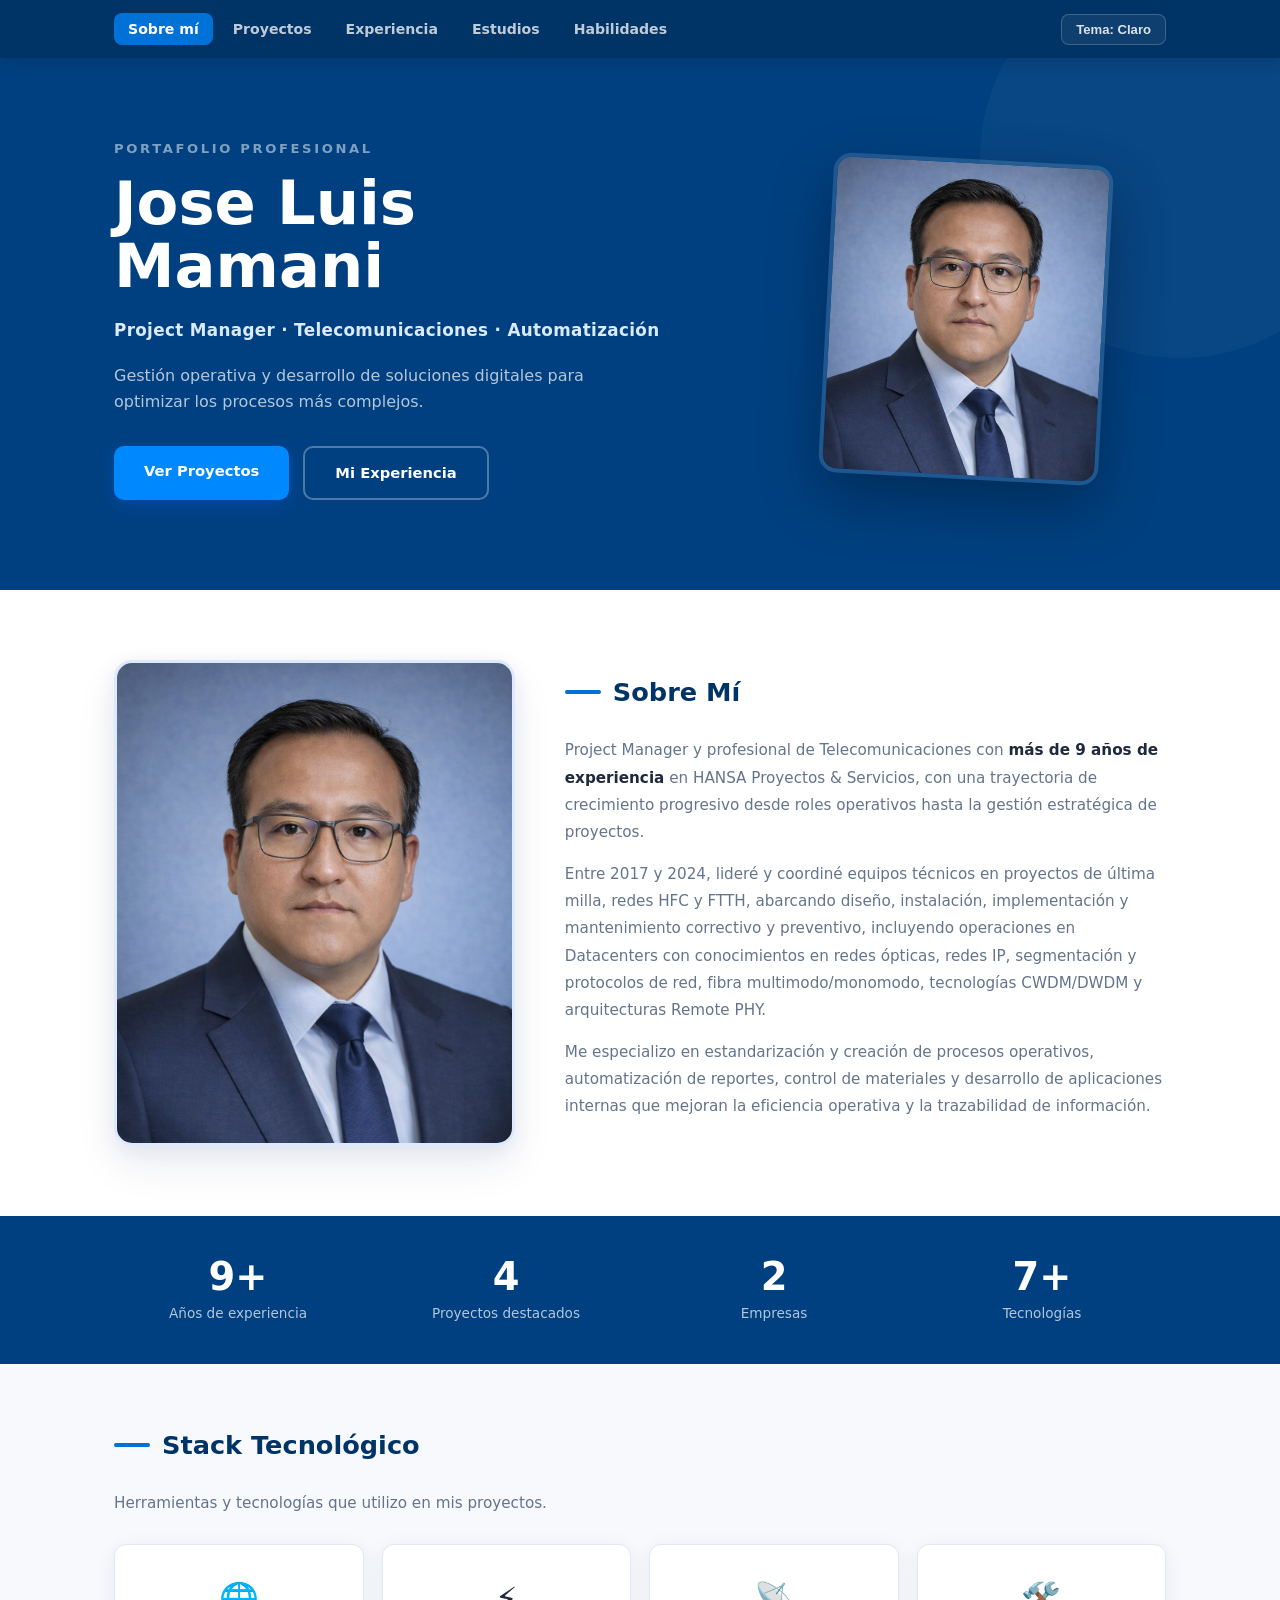
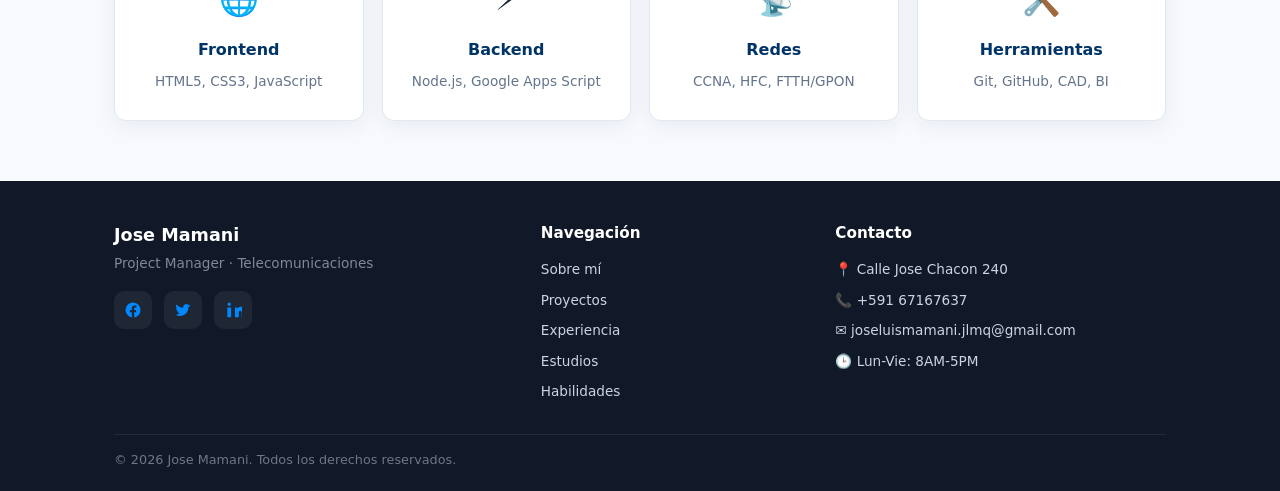
<file: index.html>
<!DOCTYPE html>
<html lang="es">
<head>
  <meta charset="UTF-8" />
  <meta name="viewport" content="width=device-width, initial-scale=1.0" />
  <title>Jose Mamani | Portafolio</title>
  <link rel="stylesheet" href="style.css" />
</head>
<body>

<header class="topbar">
  <nav class="nav container">
    <ul class="menu">
      <li><a class="active" href="index.html">Sobre mí</a></li>
      <li><a href="proyectos.html">Proyectos</a></li>
      <li><a href="experiencia.html">Experiencia</a></li>
      <li><a href="estudios.html">Estudios</a></li>
      <li><a href="habilidades.html">Habilidades</a></li>
      <li class="menu-right">
        <button id="btn-tema" class="btn-tema" type="button">Tema: Claro</button>
      </li>
    </ul>
  </nav>
</header>

<main>
  <section class="hero" id="inicio">
    <div class="container hero-grid">
      <div class="hero-content">
        <p class="hero-tag">Portafolio profesional</p>
        <h1 class="hero-title">Jose Luis<br>Mamani</h1>
        <h2 class="hero-subtitle">Project Manager · Telecomunicaciones · Automatización</h2>
        <p class="hero-text">
          Gestión operativa y desarrollo de soluciones digitales para optimizar los procesos más complejos.
        </p>
        <div class="hero-buttons">
          <a href="proyectos.html" class="btn-primary">Ver Proyectos</a>
          <a href="experiencia.html" class="btn-outline">Mi Experiencia</a>
        </div>
      </div>
      <div class="hero-photo-wrapper">
        <div class="hero-photo-card">
          <img src="foto-perfil.png" alt="Jose Mamani - Project Manager" class="hero-img" />
        </div>
      </div>
    </div>
  </section>

  <section class="section-about" id="sobre-mi">
    <div class="container about-grid">
      <div class="about-img-col">
        <div class="about-img-frame">
          <img src="foto-perfil.png" alt="Jose Mamani" class="about-img" />
        </div>
      </div>
      <div class="about-text-col">
        <h2 class="section-heading"><span class="accent-line"></span>Sobre Mí</h2>
        <p>
          Project Manager y profesional de Telecomunicaciones con
          <strong>más de 9 años de experiencia</strong> en HANSA Proyectos & Servicios, con una trayectoria de crecimiento progresivo desde roles operativos hasta la gestión estratégica de proyectos.
        </p>
        <p>
          Entre 2017 y 2024, lideré y coordiné equipos técnicos en proyectos de última milla, redes HFC y FTTH, abarcando diseño, instalación, implementación y mantenimiento correctivo y preventivo, incluyendo operaciones en Datacenters con conocimientos en redes ópticas, redes IP, segmentación y protocolos de red, fibra multimodo/monomodo, tecnologías CWDM/DWDM y arquitecturas Remote PHY.
        </p>
        <p>
          Me especializo en estandarización y creación de procesos operativos,
          automatización de reportes, control de materiales y desarrollo de aplicaciones
          internas que mejoran la eficiencia operativa y la trazabilidad de información.
        </p>
      </div>
    </div>
  </section>

  <section class="stats-bar">
    <div class="container stats-grid">
      <div class="stat-item">
        <span class="stat-number">9+</span>
        <span class="stat-label">Años de experiencia</span>
      </div>
      <div class="stat-item">
        <span class="stat-number">4</span>
        <span class="stat-label">Proyectos destacados</span>
      </div>
      <div class="stat-item">
        <span class="stat-number">2</span>
        <span class="stat-label">Empresas</span>
      </div>
      <div class="stat-item">
        <span class="stat-number">7+</span>
        <span class="stat-label">Tecnologías</span>
      </div>
    </div>
  </section>

  <section class="section-tech" id="tecnologias">
    <div class="container">
      <h2 class="section-heading"><span class="accent-line"></span>Stack Tecnológico</h2>
      <p class="section-sub">Herramientas y tecnologías que utilizo en mis proyectos.</p>
      <div class="tech-grid">
        <div class="tech-card"><div class="tech-icon">🌐</div><h3>Frontend</h3><p>HTML5, CSS3, JavaScript</p></div>
        <div class="tech-card"><div class="tech-icon">⚡</div><h3>Backend</h3><p>Node.js, Google Apps Script</p></div>
        <div class="tech-card"><div class="tech-icon">📡</div><h3>Redes</h3><p>CCNA, HFC, FTTH/GPON</p></div>
        <div class="tech-card"><div class="tech-icon">🛠️</div><h3>Herramientas</h3><p>Git, GitHub, CAD, BI</p></div>
      </div>
    </div>
  </section>
</main>

<footer class="footer">
  <div class="container footer-grid">
    <div class="footer-brand">
      <p class="footer-name">Jose Mamani</p>
      <p class="footer-role">Project Manager · Telecomunicaciones</p>
      <div class="footer-social">
        <a class="social" href="#" aria-label="Facebook"><svg viewBox="0 0 24 24"><path d="M22 12a10 10 0 1 0-11.56 9.88v-6.99H7.9V12h2.54V9.8c0-2.5 1.49-3.89 3.77-3.89 1.09 0 2.23.2 2.23.2v2.46h-1.26c-1.24 0-1.63.77-1.63 1.56V12h2.77l-.44 2.89h-2.33v6.99A10 10 0 0 0 22 12z"/></svg></a>
        <a class="social" href="#" aria-label="Twitter"><svg viewBox="0 0 24 24"><path d="M22 5.92c-.7.31-1.45.52-2.24.62.8-.48 1.42-1.25 1.71-2.16-.75.45-1.59.78-2.48.96a3.92 3.92 0 0 0-6.68 3.57A11.1 11.1 0 0 1 3.15 4.8a3.92 3.92 0 0 0 1.21 5.23c-.63-.02-1.22-.2-1.74-.47v.05a3.92 3.92 0 0 0 3.15 3.84c-.3.08-.62.12-.95.12-.23 0-.46-.02-.68-.06a3.92 3.92 0 0 0 3.66 2.72A7.86 7.86 0 0 1 2 18.18a11.1 11.1 0 0 0 6.02 1.77c7.22 0 11.17-5.98 11.17-11.17l-.01-.51A7.96 7.96 0 0 0 22 5.92z"/></svg></a>
        <a class="social" href="#" aria-label="LinkedIn"><svg viewBox="0 0 24 24"><path d="M6.94 6.5A2.19 2.19 0 1 1 7 2.12a2.19 2.19 0 0 1-.06 4.38zM4.5 21.5h5V8.5h-5v13zM13 8.5h4.8v1.78h.07c.67-1.27 2.3-2.6 4.73-2.6 5.06 0 6 3.33 6 7.66v6.16h-5v-5.46c0-1.3-.02-2.97-1.81-2.97-1.81 0-2.09 1.41-2.09 2.87v5.56h-5V8.5z"/></svg></a>
      </div>
    </div>
    <div class="footer-col">
      <h4>Navegación</h4>
      <ul>
        <li><a href="index.html">Sobre mí</a></li>
        <li><a href="proyectos.html">Proyectos</a></li>
        <li><a href="experiencia.html">Experiencia</a></li>
        <li><a href="estudios.html">Estudios</a></li>
        <li><a href="habilidades.html">Habilidades</a></li>
      </ul>
    </div>
    <div class="footer-col">
      <h4>Contacto</h4>
      <ul>
        <li>📍 Calle Jose Chacon 240</li>
        <li>📞 +591 67167637</li>
        <li>✉️ joseluismamani.jlmq@gmail.com</li>
        <li>🕒 Lun-Vie: 8AM-5PM</li>
      </ul>
    </div>
  </div>
  <div class="container footer-bottom">
    <div class="line"></div>
    <p>&copy; 2026 Jose Mamani. Todos los derechos reservados.</p>
  </div>
</footer>

<script src="script.js"></script>
</body>
</html>
</file>
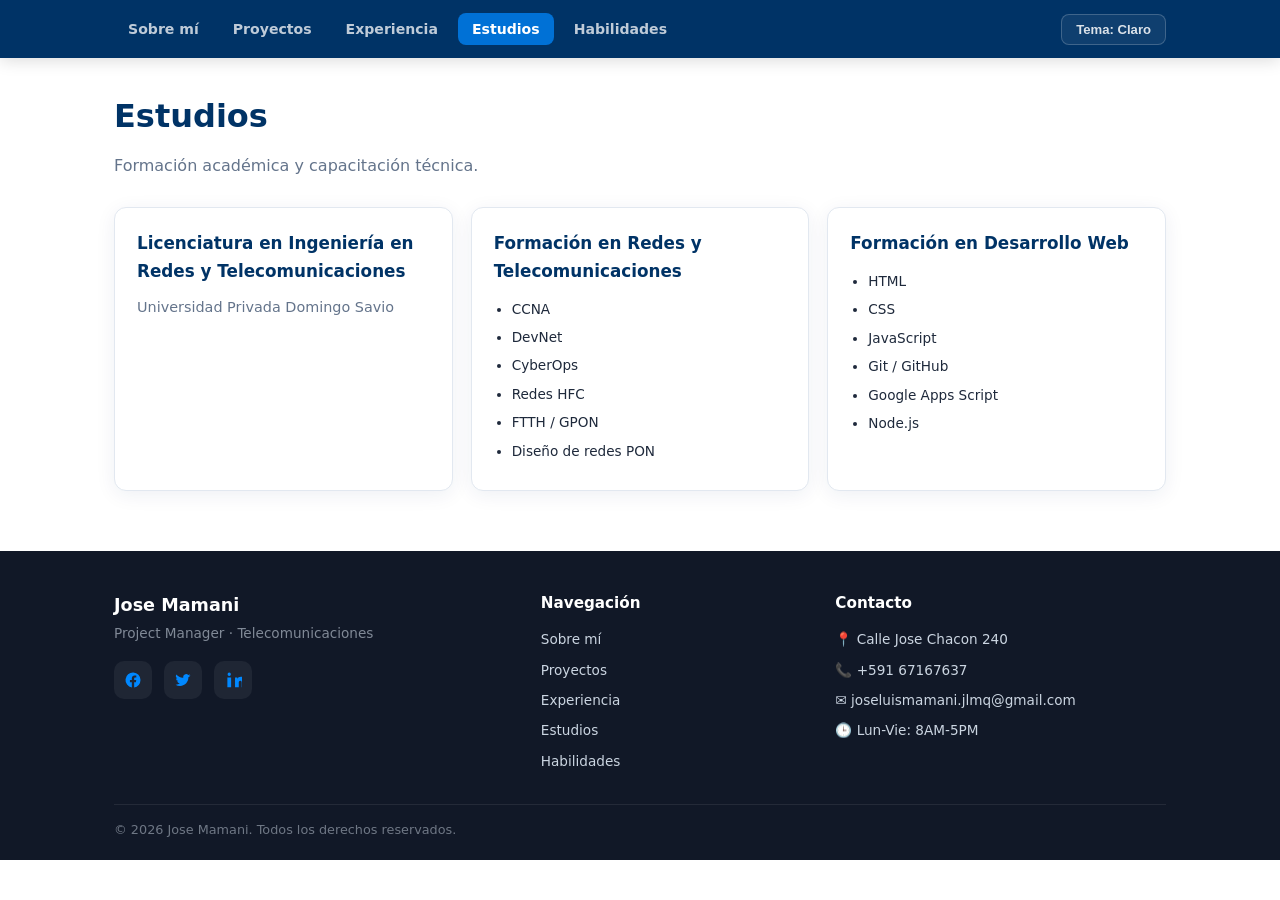
<file: estudios.html>
<!DOCTYPE html>
<html lang="es">
<head>
  <meta charset="UTF-8" />
  <meta name="viewport" content="width=device-width, initial-scale=1.0" />
  <title>Estudios | Jose Mamani</title>
  <link rel="stylesheet" href="style.css" />
</head>
<body>

<header class="topbar">
  <nav class="nav container">
    <ul class="menu">
      <li><a href="index.html">Sobre mí</a></li>
      <li><a href="proyectos.html">Proyectos</a></li>
      <li><a href="experiencia.html">Experiencia</a></li>
      <li><a class="active" href="estudios.html">Estudios</a></li>
      <li><a href="habilidades.html">Habilidades</a></li>
      <li class="menu-right">
        <button id="btn-tema" class="btn-tema" type="button">Tema: Claro</button>
      </li>
    </ul>
  </nav>
</header>

<main class="page">
  <div class="container">
    <h1 class="page-title">Estudios</h1>
    <p class="page-text">Formación académica y capacitación técnica.</p>

    <section class="study-grid">
      <article class="study-card">
        <h3>Licenciatura en Ingeniería en Redes y Telecomunicaciones</h3>
        <p class="muted">Universidad Privada Domingo Savio</p>
      </article>

      <article class="study-card">
        <h3>Formación en Redes y Telecomunicaciones</h3>
        <ul class="bullet small">
          <li>CCNA</li>
          <li>DevNet</li>
          <li>CyberOps</li>
          <li>Redes HFC</li>
          <li>FTTH / GPON</li>
          <li>Diseño de redes PON</li>
        </ul>
      </article>

      <article class="study-card">
        <h3>Formación en Desarrollo Web</h3>
        <ul class="bullet small">
          <li>HTML</li>
          <li>CSS</li>
          <li>JavaScript</li>
          <li>Git / GitHub</li>
          <li>Google Apps Script</li>
          <li>Node.js</li>
        </ul>
      </article>
    </section>
  </div>
</main>

<footer class="footer">
  <div class="container footer-grid">
    <div class="footer-brand">
      <p class="footer-name">Jose Mamani</p>
      <p class="footer-role">Project Manager · Telecomunicaciones</p>
      <div class="footer-social">
        <a class="social" href="#" aria-label="Facebook"><svg viewBox="0 0 24 24"><path d="M22 12a10 10 0 1 0-11.56 9.88v-6.99H7.9V12h2.54V9.8c0-2.5 1.49-3.89 3.77-3.89 1.09 0 2.23.2 2.23.2v2.46h-1.26c-1.24 0-1.63.77-1.63 1.56V12h2.77l-.44 2.89h-2.33v6.99A10 10 0 0 0 22 12z"/></svg></a>
        <a class="social" href="#" aria-label="Twitter"><svg viewBox="0 0 24 24"><path d="M22 5.92c-.7.31-1.45.52-2.24.62.8-.48 1.42-1.25 1.71-2.16-.75.45-1.59.78-2.48.96a3.92 3.92 0 0 0-6.68 3.57A11.1 11.1 0 0 1 3.15 4.8a3.92 3.92 0 0 0 1.21 5.23c-.63-.02-1.22-.2-1.74-.47v.05a3.92 3.92 0 0 0 3.15 3.84c-.3.08-.62.12-.95.12-.23 0-.46-.02-.68-.06a3.92 3.92 0 0 0 3.66 2.72A7.86 7.86 0 0 1 2 18.18a11.1 11.1 0 0 0 6.02 1.77c7.22 0 11.17-5.98 11.17-11.17l-.01-.51A7.96 7.96 0 0 0 22 5.92z"/></svg></a>
        <a class="social" href="#" aria-label="LinkedIn"><svg viewBox="0 0 24 24"><path d="M6.94 6.5A2.19 2.19 0 1 1 7 2.12a2.19 2.19 0 0 1-.06 4.38zM4.5 21.5h5V8.5h-5v13zM13 8.5h4.8v1.78h.07c.67-1.27 2.3-2.6 4.73-2.6 5.06 0 6 3.33 6 7.66v6.16h-5v-5.46c0-1.3-.02-2.97-1.81-2.97-1.81 0-2.09 1.41-2.09 2.87v5.56h-5V8.5z"/></svg></a>
      </div>
    </div>
    <div class="footer-col">
      <h4>Navegación</h4>
      <ul>
        <li><a href="index.html">Sobre mí</a></li>
        <li><a href="proyectos.html">Proyectos</a></li>
        <li><a href="experiencia.html">Experiencia</a></li>
        <li><a href="estudios.html">Estudios</a></li>
        <li><a href="habilidades.html">Habilidades</a></li>
      </ul>
    </div>
    <div class="footer-col">
      <h4>Contacto</h4>
      <ul>
        <li>📍 Calle Jose Chacon 240</li>
        <li>📞 +591 67167637</li>
        <li>✉️ joseluismamani.jlmq@gmail.com</li>
        <li>🕒 Lun-Vie: 8AM-5PM</li>
      </ul>
    </div>
  </div>
  <div class="container footer-bottom">
    <div class="line"></div>
    <p>&copy; 2026 Jose Mamani. Todos los derechos reservados.</p>
  </div>
</footer>

<script src="script.js"></script>
</body>
</html>
</file>
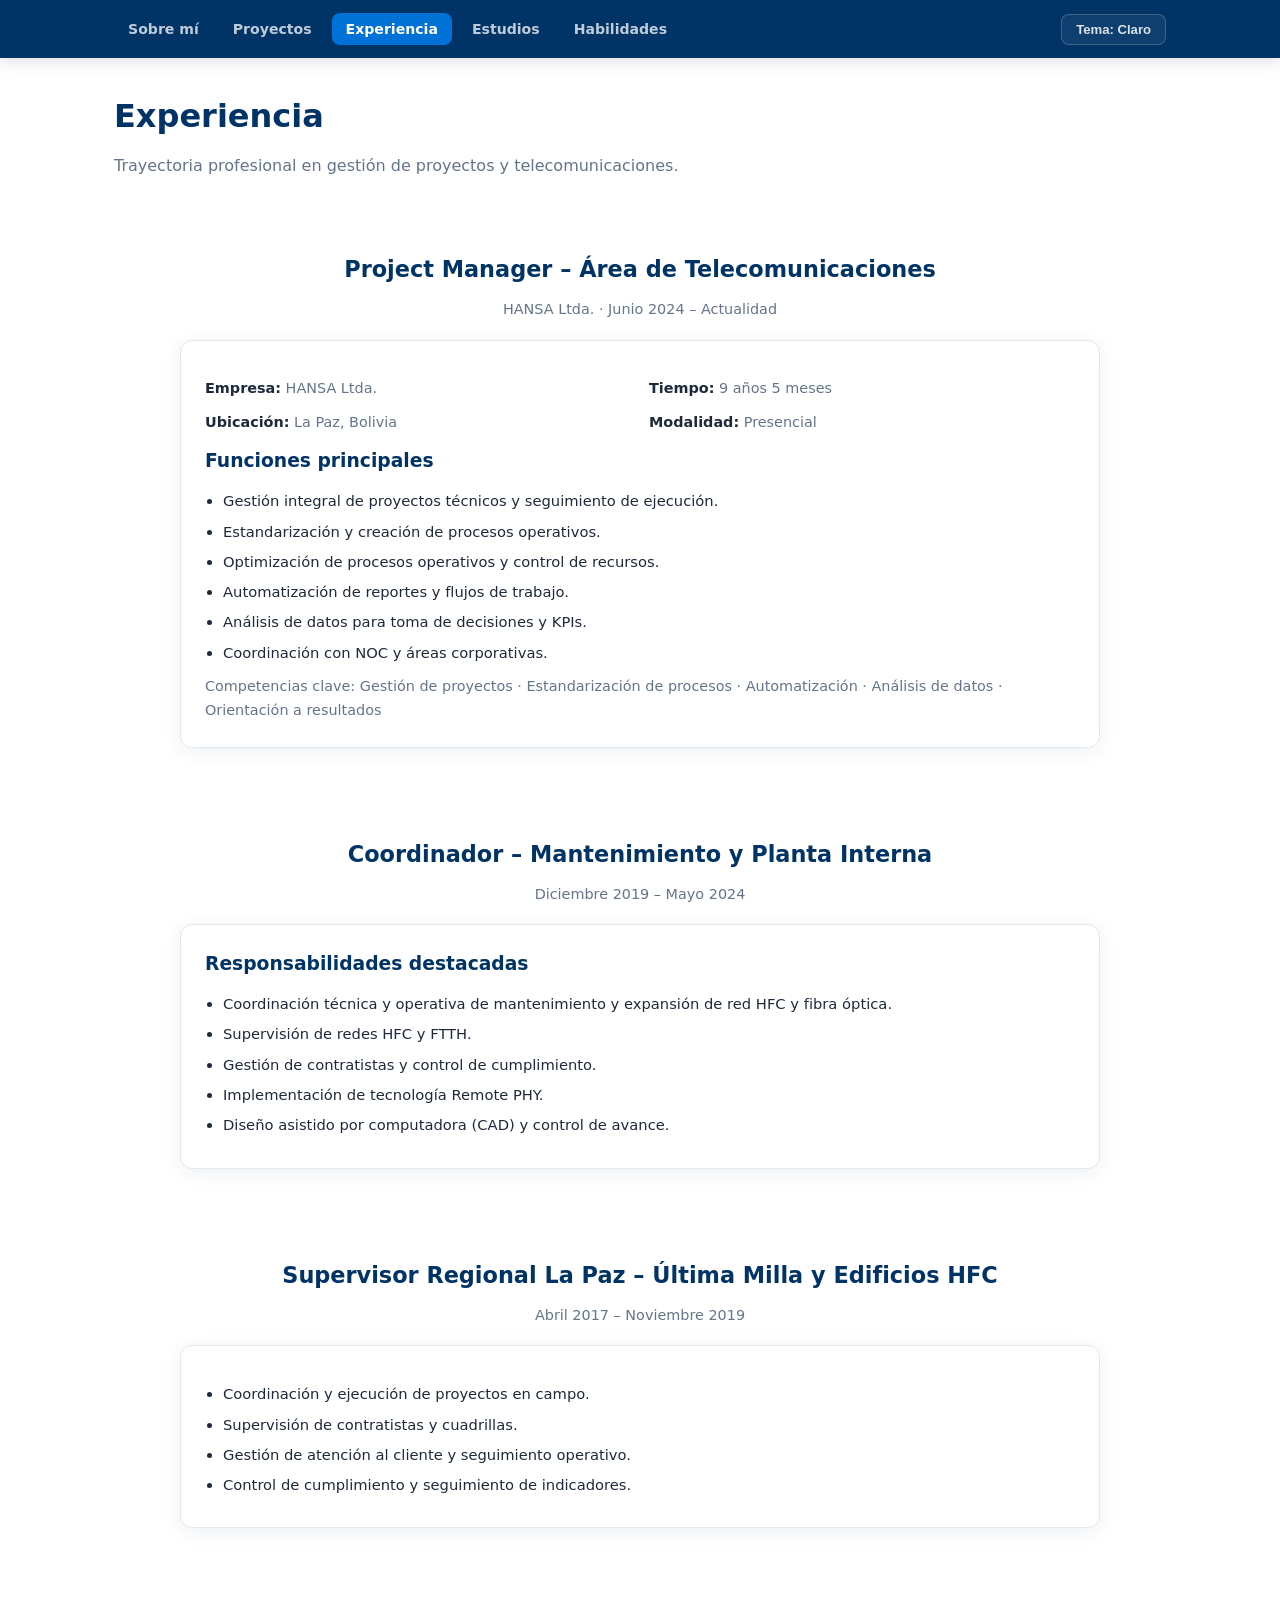
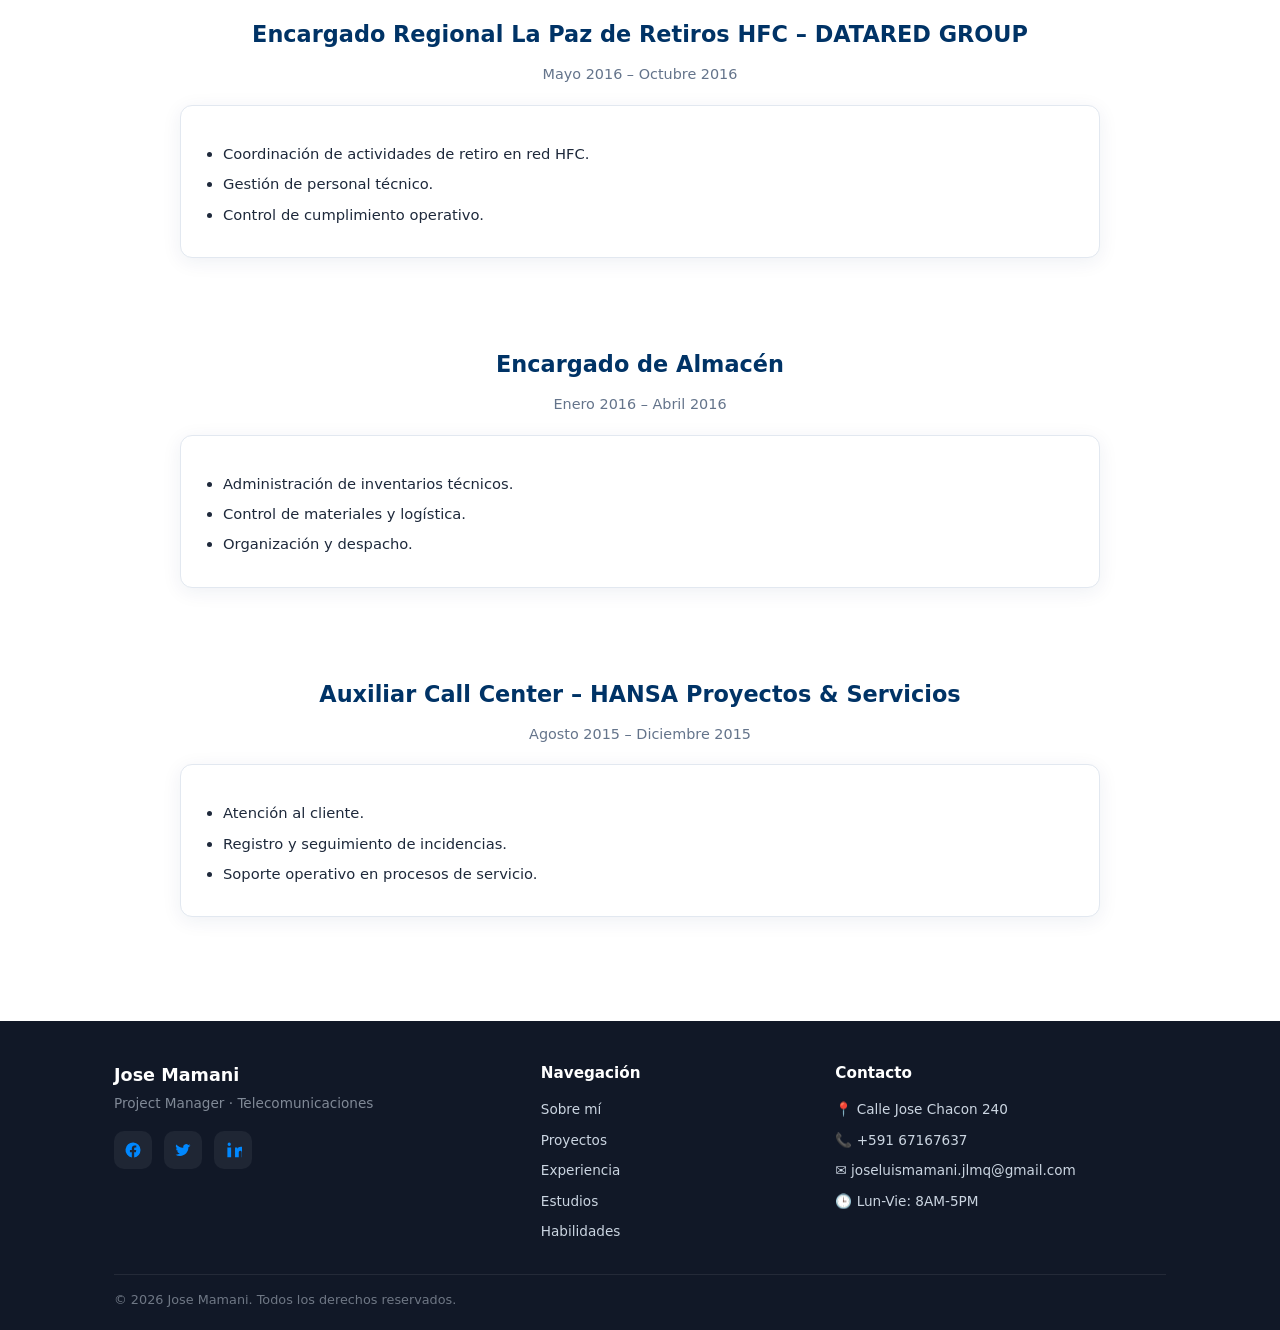
<file: experiencia.html>
<!DOCTYPE html>
<html lang="es">
<head>
  <meta charset="UTF-8" />
  <meta name="viewport" content="width=device-width, initial-scale=1.0" />
  <title>Experiencia | Jose Mamani</title>
  <link rel="stylesheet" href="style.css" />
</head>
<body>

<header class="topbar">
  <nav class="nav container">
    <ul class="menu">
      <li><a href="index.html">Sobre mí</a></li>
      <li><a href="proyectos.html">Proyectos</a></li>
      <li><a class="active" href="experiencia.html">Experiencia</a></li>
      <li><a href="estudios.html">Estudios</a></li>
      <li><a href="habilidades.html">Habilidades</a></li>
      <li class="menu-right">
        <button id="btn-tema" class="btn-tema" type="button">Tema: Claro</button>
      </li>
    </ul>
  </nav>
</header>

<main class="page">
  <div class="container">
    <h1 class="page-title">Experiencia</h1>
    <p class="page-text">Trayectoria profesional en gestión de proyectos y telecomunicaciones.</p>

    <section class="section">
      <h2 class="section-title">Project Manager – Área de Telecomunicaciones</h2>
      <p class="section-sub-center">HANSA Ltda. · Junio 2024 – Actualidad</p>
      <div class="exp-box">
        <div class="meta-grid">
          <div><strong>Empresa:</strong> HANSA Ltda.</div>
          <div><strong>Tiempo:</strong> 9 años 5 meses</div>
          <div><strong>Ubicación:</strong> La Paz, Bolivia</div>
          <div><strong>Modalidad:</strong> Presencial</div>
        </div>
        <h3>Funciones principales</h3>
        <ul class="bullet">
          <li>Gestión integral de proyectos técnicos y seguimiento de ejecución.</li>
          <li>Estandarización y creación de procesos operativos.</li>
          <li>Optimización de procesos operativos y control de recursos.</li>
          <li>Automatización de reportes y flujos de trabajo.</li>
          <li>Análisis de datos para toma de decisiones y KPIs.</li>
          <li>Coordinación con NOC y áreas corporativas.</li>
        </ul>
        <p class="muted">
          Competencias clave: Gestión de proyectos · Estandarización de procesos · Automatización · Análisis de datos · Orientación a resultados
        </p>
      </div>
    </section>

    <section class="section">
      <h2 class="section-title">Coordinador – Mantenimiento y Planta Interna</h2>
      <p class="section-sub-center">Diciembre 2019 – Mayo 2024</p>
      <div class="exp-box">
        <h3>Responsabilidades destacadas</h3>
        <ul class="bullet">
          <li>Coordinación técnica y operativa de mantenimiento y expansión de red HFC y fibra óptica.</li>
          <li>Supervisión de redes HFC y FTTH.</li>
          <li>Gestión de contratistas y control de cumplimiento.</li>
          <li>Implementación de tecnología Remote PHY.</li>
          <li>Diseño asistido por computadora (CAD) y control de avance.</li>
        </ul>
      </div>
    </section>

    <section class="section">
      <h2 class="section-title">Supervisor Regional La Paz – Última Milla y Edificios HFC</h2>
      <p class="section-sub-center">Abril 2017 – Noviembre 2019</p>
      <div class="exp-box">
        <ul class="bullet">
          <li>Coordinación y ejecución de proyectos en campo.</li>
          <li>Supervisión de contratistas y cuadrillas.</li>
          <li>Gestión de atención al cliente y seguimiento operativo.</li>
          <li>Control de cumplimiento y seguimiento de indicadores.</li>
        </ul>
      </div>
    </section>

    <section class="section">
      <h2 class="section-title">Encargado Regional La Paz de Retiros HFC – DATARED GROUP</h2>
      <p class="section-sub-center">Mayo 2016 – Octubre 2016</p>
      <div class="exp-box">
        <ul class="bullet">
          <li>Coordinación de actividades de retiro en red HFC.</li>
          <li>Gestión de personal técnico.</li>
          <li>Control de cumplimiento operativo.</li>
        </ul>
      </div>
    </section>

    <section class="section">
      <h2 class="section-title">Encargado de Almacén</h2>
      <p class="section-sub-center">Enero 2016 – Abril 2016</p>
      <div class="exp-box">
        <ul class="bullet">
          <li>Administración de inventarios técnicos.</li>
          <li>Control de materiales y logística.</li>
          <li>Organización y despacho.</li>
        </ul>
      </div>
    </section>

    <section class="section">
      <h2 class="section-title">Auxiliar Call Center – HANSA Proyectos & Servicios</h2>
      <p class="section-sub-center">Agosto 2015 – Diciembre 2015</p>
      <div class="exp-box">
        <ul class="bullet">
          <li>Atención al cliente.</li>
          <li>Registro y seguimiento de incidencias.</li>
          <li>Soporte operativo en procesos de servicio.</li>
        </ul>
      </div>
    </section>
  </div>
</main>

<footer class="footer">
  <div class="container footer-grid">
    <div class="footer-brand">
      <p class="footer-name">Jose Mamani</p>
      <p class="footer-role">Project Manager · Telecomunicaciones</p>
      <div class="footer-social">
        <a class="social" href="#" aria-label="Facebook"><svg viewBox="0 0 24 24"><path d="M22 12a10 10 0 1 0-11.56 9.88v-6.99H7.9V12h2.54V9.8c0-2.5 1.49-3.89 3.77-3.89 1.09 0 2.23.2 2.23.2v2.46h-1.26c-1.24 0-1.63.77-1.63 1.56V12h2.77l-.44 2.89h-2.33v6.99A10 10 0 0 0 22 12z"/></svg></a>
        <a class="social" href="#" aria-label="Twitter"><svg viewBox="0 0 24 24"><path d="M22 5.92c-.7.31-1.45.52-2.24.62.8-.48 1.42-1.25 1.71-2.16-.75.45-1.59.78-2.48.96a3.92 3.92 0 0 0-6.68 3.57A11.1 11.1 0 0 1 3.15 4.8a3.92 3.92 0 0 0 1.21 5.23c-.63-.02-1.22-.2-1.74-.47v.05a3.92 3.92 0 0 0 3.15 3.84c-.3.08-.62.12-.95.12-.23 0-.46-.02-.68-.06a3.92 3.92 0 0 0 3.66 2.72A7.86 7.86 0 0 1 2 18.18a11.1 11.1 0 0 0 6.02 1.77c7.22 0 11.17-5.98 11.17-11.17l-.01-.51A7.96 7.96 0 0 0 22 5.92z"/></svg></a>
        <a class="social" href="#" aria-label="LinkedIn"><svg viewBox="0 0 24 24"><path d="M6.94 6.5A2.19 2.19 0 1 1 7 2.12a2.19 2.19 0 0 1-.06 4.38zM4.5 21.5h5V8.5h-5v13zM13 8.5h4.8v1.78h.07c.67-1.27 2.3-2.6 4.73-2.6 5.06 0 6 3.33 6 7.66v6.16h-5v-5.46c0-1.3-.02-2.97-1.81-2.97-1.81 0-2.09 1.41-2.09 2.87v5.56h-5V8.5z"/></svg></a>
      </div>
    </div>
    <div class="footer-col">
      <h4>Navegación</h4>
      <ul>
        <li><a href="index.html">Sobre mí</a></li>
        <li><a href="proyectos.html">Proyectos</a></li>
        <li><a href="experiencia.html">Experiencia</a></li>
        <li><a href="estudios.html">Estudios</a></li>
        <li><a href="habilidades.html">Habilidades</a></li>
      </ul>
    </div>
    <div class="footer-col">
      <h4>Contacto</h4>
      <ul>
        <li>📍 Calle Jose Chacon 240</li>
        <li>📞 +591 67167637</li>
        <li>✉️ joseluismamani.jlmq@gmail.com</li>
        <li>🕒 Lun-Vie: 8AM-5PM</li>
      </ul>
    </div>
  </div>
  <div class="container footer-bottom">
    <div class="line"></div>
    <p>&copy; 2026 Jose Mamani. Todos los derechos reservados.</p>
  </div>
</footer>

<script src="script.js"></script>
</body>
</html>
</file>
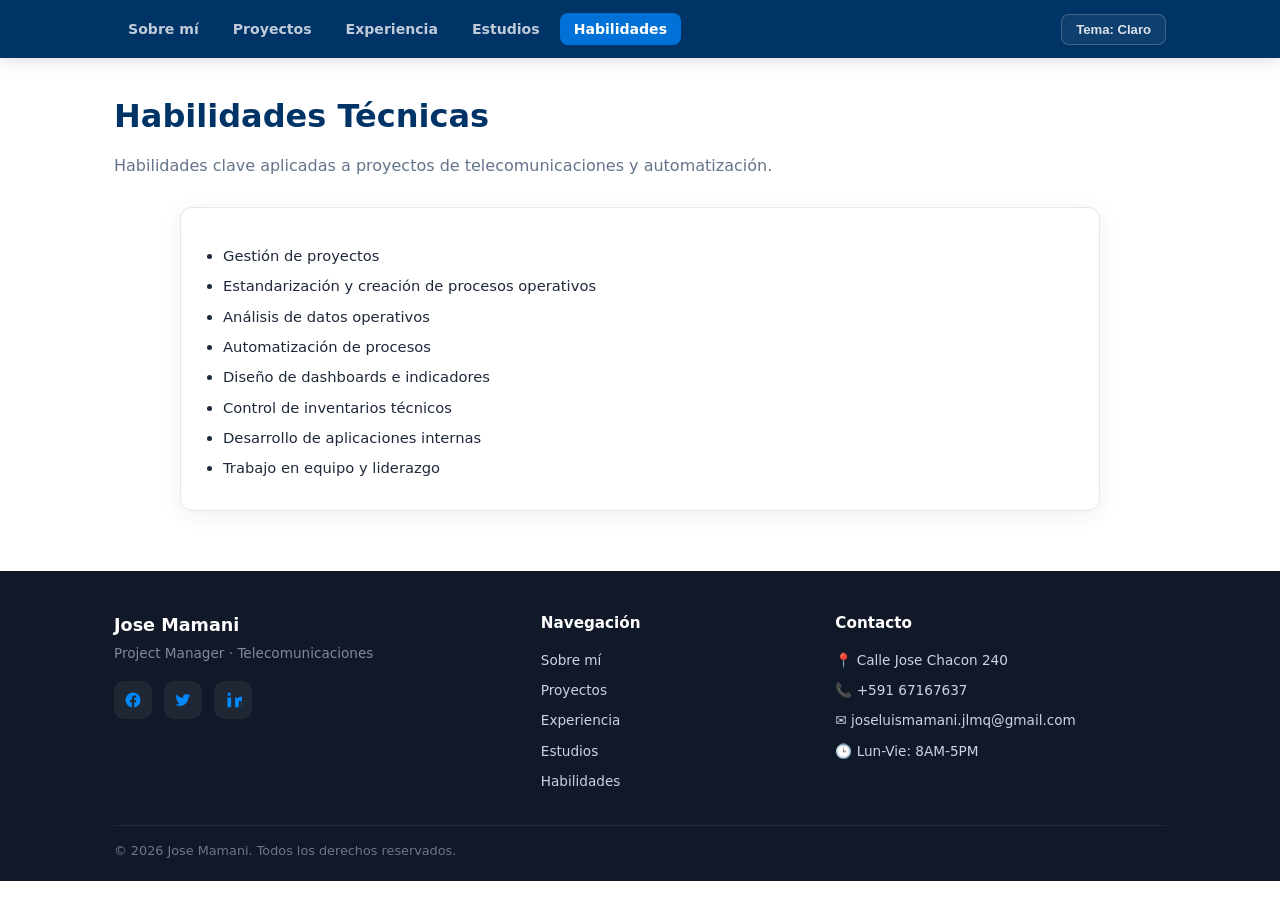
<file: habilidades.html>
<!DOCTYPE html>
<html lang="es">
<head>
  <meta charset="UTF-8" />
  <meta name="viewport" content="width=device-width, initial-scale=1.0" />
  <title>Habilidades | Jose Mamani</title>
  <link rel="stylesheet" href="style.css" />
</head>
<body>

<header class="topbar">
  <nav class="nav container">
    <ul class="menu">
      <li><a href="index.html">Sobre mí</a></li>
      <li><a href="proyectos.html">Proyectos</a></li>
      <li><a href="experiencia.html">Experiencia</a></li>
      <li><a href="estudios.html">Estudios</a></li>
      <li><a class="active" href="habilidades.html">Habilidades</a></li>
      <li class="menu-right">
        <button id="btn-tema" class="btn-tema" type="button">Tema: Claro</button>
      </li>
    </ul>
  </nav>
</header>

<main class="page">
  <div class="container">
    <h1 class="page-title">Habilidades Técnicas</h1>
    <p class="page-text">Habilidades clave aplicadas a proyectos de telecomunicaciones y automatización.</p>

    <div class="exp-box">
      <ul class="bullet">
        <li>Gestión de proyectos</li>
        <li>Estandarización y creación de procesos operativos</li>
        <li>Análisis de datos operativos</li>
        <li>Automatización de procesos</li>
        <li>Diseño de dashboards e indicadores</li>
        <li>Control de inventarios técnicos</li>
        <li>Desarrollo de aplicaciones internas</li>
        <li>Trabajo en equipo y liderazgo</li>
      </ul>
    </div>
  </div>
</main>

<footer class="footer">
  <div class="container footer-grid">
    <div class="footer-brand">
      <p class="footer-name">Jose Mamani</p>
      <p class="footer-role">Project Manager · Telecomunicaciones</p>
      <div class="footer-social">
        <a class="social" href="#" aria-label="Facebook"><svg viewBox="0 0 24 24"><path d="M22 12a10 10 0 1 0-11.56 9.88v-6.99H7.9V12h2.54V9.8c0-2.5 1.49-3.89 3.77-3.89 1.09 0 2.23.2 2.23.2v2.46h-1.26c-1.24 0-1.63.77-1.63 1.56V12h2.77l-.44 2.89h-2.33v6.99A10 10 0 0 0 22 12z"/></svg></a>
        <a class="social" href="#" aria-label="Twitter"><svg viewBox="0 0 24 24"><path d="M22 5.92c-.7.31-1.45.52-2.24.62.8-.48 1.42-1.25 1.71-2.16-.75.45-1.59.78-2.48.96a3.92 3.92 0 0 0-6.68 3.57A11.1 11.1 0 0 1 3.15 4.8a3.92 3.92 0 0 0 1.21 5.23c-.63-.02-1.22-.2-1.74-.47v.05a3.92 3.92 0 0 0 3.15 3.84c-.3.08-.62.12-.95.12-.23 0-.46-.02-.68-.06a3.92 3.92 0 0 0 3.66 2.72A7.86 7.86 0 0 1 2 18.18a11.1 11.1 0 0 0 6.02 1.77c7.22 0 11.17-5.98 11.17-11.17l-.01-.51A7.96 7.96 0 0 0 22 5.92z"/></svg></a>
        <a class="social" href="#" aria-label="LinkedIn"><svg viewBox="0 0 24 24"><path d="M6.94 6.5A2.19 2.19 0 1 1 7 2.12a2.19 2.19 0 0 1-.06 4.38zM4.5 21.5h5V8.5h-5v13zM13 8.5h4.8v1.78h.07c.67-1.27 2.3-2.6 4.73-2.6 5.06 0 6 3.33 6 7.66v6.16h-5v-5.46c0-1.3-.02-2.97-1.81-2.97-1.81 0-2.09 1.41-2.09 2.87v5.56h-5V8.5z"/></svg></a>
      </div>
    </div>
    <div class="footer-col">
      <h4>Navegación</h4>
      <ul>
        <li><a href="index.html">Sobre mí</a></li>
        <li><a href="proyectos.html">Proyectos</a></li>
        <li><a href="experiencia.html">Experiencia</a></li>
        <li><a href="estudios.html">Estudios</a></li>
        <li><a href="habilidades.html">Habilidades</a></li>
      </ul>
    </div>
    <div class="footer-col">
      <h4>Contacto</h4>
      <ul>
        <li>📍 Calle Jose Chacon 240</li>
        <li>📞 +591 67167637</li>
        <li>✉️ joseluismamani.jlmq@gmail.com</li>
        <li>🕒 Lun-Vie: 8AM-5PM</li>
      </ul>
    </div>
  </div>
  <div class="container footer-bottom">
    <div class="line"></div>
    <p>&copy; 2026 Jose Mamani. Todos los derechos reservados.</p>
  </div>
</footer>

<script src="script.js"></script>
</body>
</html>
</file>
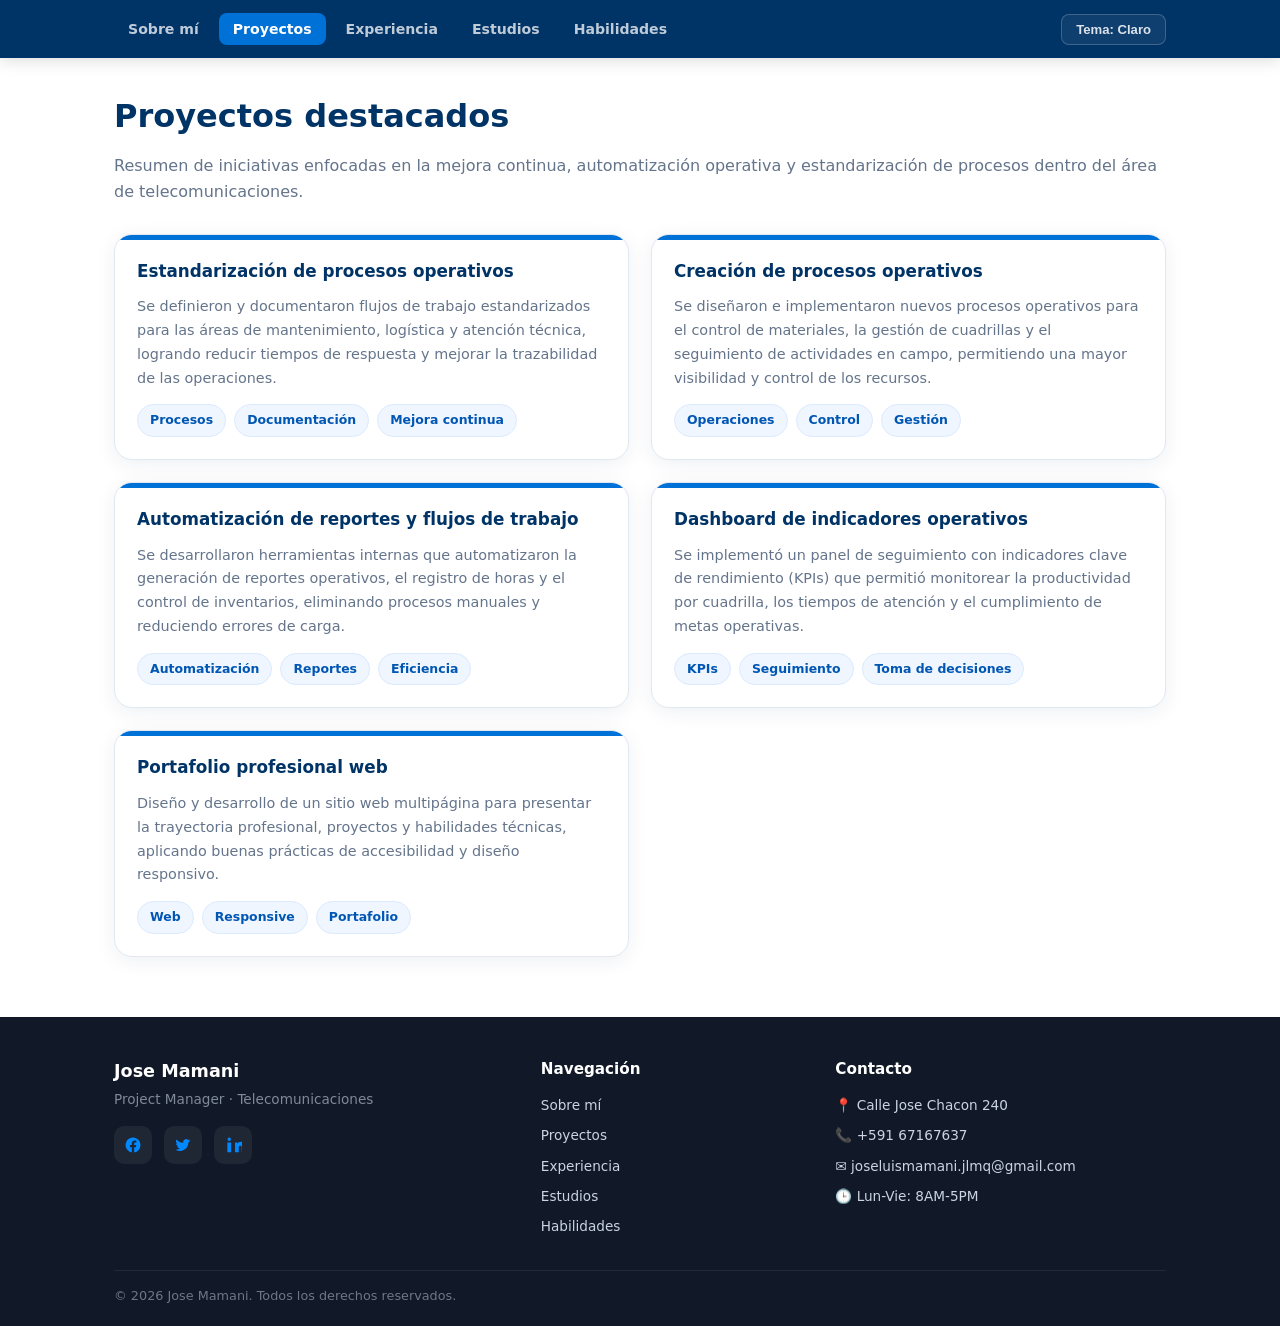
<file: proyectos.html>
<!DOCTYPE html>
<html lang="es">
<head>
  <meta charset="UTF-8" />
  <meta name="viewport" content="width=device-width, initial-scale=1.0" />
  <title>Proyectos | Jose Mamani</title>
  <link rel="stylesheet" href="style.css" />
</head>
<body>

<header class="topbar">
  <nav class="nav container">
    <ul class="menu">
      <li><a href="index.html">Sobre mí</a></li>
      <li><a class="active" href="proyectos.html">Proyectos</a></li>
      <li><a href="experiencia.html">Experiencia</a></li>
      <li><a href="estudios.html">Estudios</a></li>
      <li><a href="habilidades.html">Habilidades</a></li>
      <li class="menu-right">
        <button id="btn-tema" class="btn-tema" type="button">Tema: Claro</button>
      </li>
    </ul>
  </nav>
</header>

<main class="page">
  <div class="container">
    <h1 class="page-title">Proyectos destacados</h1>
    <p class="page-text">
      Resumen de iniciativas enfocadas en la mejora continua, automatización operativa
      y estandarización de procesos dentro del área de telecomunicaciones.
    </p>

    <section class="cards-grid">
      <article class="proyecto-card card-light">
        <div class="card-accent"></div>
        <h3>Estandarización de procesos operativos</h3>
        <p>Se definieron y documentaron flujos de trabajo estandarizados para las áreas de mantenimiento, logística y atención técnica, logrando reducir tiempos de respuesta y mejorar la trazabilidad de las operaciones.</p>
        <div class="tags">
          <span class="tag">Procesos</span>
          <span class="tag">Documentación</span>
          <span class="tag">Mejora continua</span>
        </div>
      </article>

      <article class="proyecto-card card-light">
        <div class="card-accent"></div>
        <h3>Creación de procesos operativos</h3>
        <p>Se diseñaron e implementaron nuevos procesos operativos para el control de materiales, la gestión de cuadrillas y el seguimiento de actividades en campo, permitiendo una mayor visibilidad y control de los recursos.</p>
        <div class="tags">
          <span class="tag">Operaciones</span>
          <span class="tag">Control</span>
          <span class="tag">Gestión</span>
        </div>
      </article>

      <article class="proyecto-card card-light">
        <div class="card-accent"></div>
        <h3>Automatización de reportes y flujos de trabajo</h3>
        <p>Se desarrollaron herramientas internas que automatizaron la generación de reportes operativos, el registro de horas y el control de inventarios, eliminando procesos manuales y reduciendo errores de carga.</p>
        <div class="tags">
          <span class="tag">Automatización</span>
          <span class="tag">Reportes</span>
          <span class="tag">Eficiencia</span>
        </div>
      </article>

      <article class="proyecto-card card-light">
        <div class="card-accent"></div>
        <h3>Dashboard de indicadores operativos</h3>
        <p>Se implementó un panel de seguimiento con indicadores clave de rendimiento (KPIs) que permitió monitorear la productividad por cuadrilla, los tiempos de atención y el cumplimiento de metas operativas.</p>
        <div class="tags">
          <span class="tag">KPIs</span>
          <span class="tag">Seguimiento</span>
          <span class="tag">Toma de decisiones</span>
        </div>
      </article>

      <article class="proyecto-card card-light">
        <div class="card-accent"></div>
        <h3>Portafolio profesional web</h3>
        <p>Diseño y desarrollo de un sitio web multipágina para presentar la trayectoria profesional, proyectos y habilidades técnicas, aplicando buenas prácticas de accesibilidad y diseño responsivo.</p>
        <div class="tags">
          <span class="tag">Web</span>
          <span class="tag">Responsive</span>
          <span class="tag">Portafolio</span>
        </div>
      </article>
    </section>
  </div>
</main>

<footer class="footer">
  <div class="container footer-grid">
    <div class="footer-brand">
      <p class="footer-name">Jose Mamani</p>
      <p class="footer-role">Project Manager · Telecomunicaciones</p>
      <div class="footer-social">
        <a class="social" href="#" aria-label="Facebook"><svg viewBox="0 0 24 24"><path d="M22 12a10 10 0 1 0-11.56 9.88v-6.99H7.9V12h2.54V9.8c0-2.5 1.49-3.89 3.77-3.89 1.09 0 2.23.2 2.23.2v2.46h-1.26c-1.24 0-1.63.77-1.63 1.56V12h2.77l-.44 2.89h-2.33v6.99A10 10 0 0 0 22 12z"/></svg></a>
        <a class="social" href="#" aria-label="Twitter"><svg viewBox="0 0 24 24"><path d="M22 5.92c-.7.31-1.45.52-2.24.62.8-.48 1.42-1.25 1.71-2.16-.75.45-1.59.78-2.48.96a3.92 3.92 0 0 0-6.68 3.57A11.1 11.1 0 0 1 3.15 4.8a3.92 3.92 0 0 0 1.21 5.23c-.63-.02-1.22-.2-1.74-.47v.05a3.92 3.92 0 0 0 3.15 3.84c-.3.08-.62.12-.95.12-.23 0-.46-.02-.68-.06a3.92 3.92 0 0 0 3.66 2.72A7.86 7.86 0 0 1 2 18.18a11.1 11.1 0 0 0 6.02 1.77c7.22 0 11.17-5.98 11.17-11.17l-.01-.51A7.96 7.96 0 0 0 22 5.92z"/></svg></a>
        <a class="social" href="#" aria-label="LinkedIn"><svg viewBox="0 0 24 24"><path d="M6.94 6.5A2.19 2.19 0 1 1 7 2.12a2.19 2.19 0 0 1-.06 4.38zM4.5 21.5h5V8.5h-5v13zM13 8.5h4.8v1.78h.07c.67-1.27 2.3-2.6 4.73-2.6 5.06 0 6 3.33 6 7.66v6.16h-5v-5.46c0-1.3-.02-2.97-1.81-2.97-1.81 0-2.09 1.41-2.09 2.87v5.56h-5V8.5z"/></svg></a>
      </div>
    </div>
    <div class="footer-col">
      <h4>Navegación</h4>
      <ul>
        <li><a href="index.html">Sobre mí</a></li>
        <li><a href="proyectos.html">Proyectos</a></li>
        <li><a href="experiencia.html">Experiencia</a></li>
        <li><a href="estudios.html">Estudios</a></li>
        <li><a href="habilidades.html">Habilidades</a></li>
      </ul>
    </div>
    <div class="footer-col">
      <h4>Contacto</h4>
      <ul>
        <li>📍 Calle Jose Chacon 240</li>
        <li>📞 +591 67167637</li>
        <li>✉️ joseluismamani.jlmq@gmail.com</li>
        <li>🕒 Lun-Vie: 8AM-5PM</li>
      </ul>
    </div>
  </div>
  <div class="container footer-bottom">
    <div class="line"></div>
    <p>&copy; 2026 Jose Mamani. Todos los derechos reservados.</p>
  </div>
</footer>

<script src="script.js"></script>
</body>
</html>
</file>
<file: style.css>
/* ===== Reset y modelo de caja ===== */
*{ margin:0; padding:0; box-sizing:border-box; }

/* ===== Variables CSS ===== */
:root{
  --blue-900: #003366;
  --blue-800: #004080;
  --blue-700: #0056b3;
  --blue-600: #0071d6;
  --blue-500: #0088ff;
  --blue-100: #dbeafe;
  --blue-50:  #eff6ff;

  --nav-bg: var(--blue-900);
  --hero-bg: var(--blue-800);

  --page-bg: #ffffff;
  --section-alt: #f7f9fc;
  --text: #1e293b;
  --muted: #64748b;
  --title: var(--blue-900);

  --card-bg: #ffffff;
  --card-border: #e2e8f0;
  --card-shadow: 0 4px 20px rgba(0,40,100,0.07);

  --tag-bg: var(--blue-50);
  --tag-border: var(--blue-100);
  --tag-text: var(--blue-700);

  --footer-bg: #111827;
  --footer-text: #cbd5e1;
  --footer-title: #fff;

  --accent: var(--blue-600);
  --link: #fff;
  --link-hover: var(--blue-100);
  --social: var(--blue-500);

  --radius: 12px;
  --radius-lg: 18px;
}

/* ===== Body ===== */
body{
  font-family: 'Segoe UI', system-ui, Arial, sans-serif;
  line-height: 1.65;
  background: var(--page-bg);
  color: var(--text);
  padding-top: 58px;
}

/* ===== NAV FIJO ===== */
.topbar{
  background: var(--nav-bg);
  position: fixed;
  top: 0; left: 0; width: 100%;
  z-index: 999;
  box-shadow: 0 2px 16px rgba(0,0,0,0.15);
}

.container{ max-width:1100px; margin:0 auto; padding:0 24px; }

.nav{
  display: flex;
  align-items: center;
  height: 58px;
}

.menu{
  list-style: none;
  display: flex;
  align-items: center;
  gap: 6px;
  width: 100%;
}

.menu a{
  color: rgba(255,255,255,0.75);
  text-decoration: none;
  font-weight: 600;
  font-size: 0.88rem;
  padding: 8px 14px;
  border-radius: 8px;
  transition: all 0.15s ease;
}

.menu a:hover{ background: rgba(255,255,255,0.08); color:#fff; }
.menu a.active{ background: var(--blue-600); color:#fff; }
.menu-right{ margin-left:auto; }

.btn-tema{
  border: 1px solid rgba(255,255,255,0.2);
  background: rgba(255,255,255,0.06);
  color: rgba(255,255,255,0.85);
  padding: 7px 14px;
  border-radius: 8px;
  font-weight: 600;
  font-size: 0.82rem;
  cursor: pointer;
  transition: all 0.15s ease;
}
.btn-tema:hover{ background: rgba(255,255,255,0.12); color:#fff; }

/* ===== HERO ===== */
.hero{
  background: var(--hero-bg);
  color: #fff;
  padding: 80px 0 90px;
  position: relative;
  overflow: hidden;
}

.hero::before{
  content: '';
  position: absolute;
  top: -100px; right: -100px;
  width: 400px; height: 400px;
  background: rgba(255,255,255,0.03);
  border-radius: 50%;
}

.hero-grid{
  display: grid;
  grid-template-columns: 1.2fr 0.8fr;
  gap: 50px;
  align-items: center;
  position: relative;
  z-index: 2;
}

.hero-tag{
  font-size: 0.82rem;
  font-weight: 600;
  text-transform: uppercase;
  letter-spacing: 0.2em;
  color: rgba(255,255,255,0.5);
  margin-bottom: 12px;
}

.hero-title{
  font-size: clamp(2.5rem, 5vw, 3.8rem);
  font-weight: 800;
  line-height: 1.05;
  margin-bottom: 18px;
}

.hero-subtitle{
  font-size: clamp(0.9rem, 1.4vw, 1.05rem);
  font-weight: 600;
  color: var(--blue-100);
  margin-bottom: 18px;
  letter-spacing: 0.02em;
}

.hero-text{
  font-size: 1rem;
  opacity: 0.7;
  max-width: 480px;
  margin-bottom: 30px;
}

.hero-buttons{ display:flex; gap:14px; flex-wrap:wrap; }

.btn-primary{
  display: inline-block;
  padding: 13px 30px;
  background: var(--blue-500);
  color: #fff;
  font-weight: 700;
  border-radius: 10px;
  text-decoration: none;
  font-size: 0.92rem;
  transition: all 0.15s ease;
  box-shadow: 0 4px 16px rgba(0,100,255,0.3);
}
.btn-primary:hover{ background:#006ae6; transform:translateY(-2px); box-shadow: 0 8px 24px rgba(0,100,255,0.35); }

.btn-outline{
  display: inline-block;
  padding: 13px 30px;
  border: 2px solid rgba(255,255,255,0.3);
  color: #fff;
  font-weight: 700;
  border-radius: 10px;
  text-decoration: none;
  font-size: 0.92rem;
  transition: all 0.15s ease;
}
.btn-outline:hover{ border-color:#fff; background:rgba(255,255,255,0.08); }

/* Foto hero */
.hero-photo-wrapper{
  display: flex;
  justify-content: center;
  align-items: center;
}

.hero-photo-card{
  width: 280px; height: 320px;
  border-radius: var(--radius-lg);
  overflow: hidden;
  box-shadow: 0 24px 60px rgba(0,0,0,0.3);
  border: 4px solid rgba(255,255,255,0.12);
  transform: rotate(3deg);
  transition: transform 0.3s ease;
}
.hero-photo-card:hover{ transform:rotate(0deg) scale(1.02); }
.hero-img{ width:100%; height:100%; object-fit:cover; display:block; }

/* ===== SOBRE MÍ ===== */
.section-about{
  background: var(--page-bg);
  padding: 70px 0;
}

.section-heading{
  font-size: 1.6rem;
  color: var(--title);
  margin-bottom: 24px;
  font-weight: 700;
  display: flex;
  align-items: center;
  gap: 12px;
}

.accent-line{
  display: inline-block;
  width: 36px; height: 4px;
  background: var(--blue-600);
  border-radius: 4px;
}

.about-grid{
  display: grid;
  grid-template-columns: 0.8fr 1.2fr;
  gap: 50px;
  align-items: center;
}

.about-img-frame{
  border-radius: var(--radius-lg);
  overflow: hidden;
  box-shadow: var(--card-shadow), 0 20px 40px rgba(0,40,100,0.08);
  border: 3px solid var(--blue-100);
}

.about-img{ width:100%; display:block; }

.about-text-col p{
  color: var(--muted);
  margin-bottom: 14px;
  font-size: 0.95rem;
  line-height: 1.8;
}
.about-text-col strong{ color:var(--text); }

/* ===== STATS BAR ===== */
.stats-bar{
  background: var(--blue-800);
  padding: 40px 0;
}

.stats-grid{
  display: grid;
  grid-template-columns: repeat(4, 1fr);
  gap: 20px;
  text-align: center;
}

.stat-item{ color: #fff; }

.stat-number{
  display: block;
  font-size: 2.4rem;
  font-weight: 800;
  line-height: 1.1;
}

.stat-label{
  display: block;
  font-size: 0.85rem;
  opacity: 0.7;
  margin-top: 4px;
}

/* ===== STACK TECNOLÓGICO ===== */
.section-tech{
  background: var(--section-alt);
  padding: 60px 0;
}

.section-sub{
  color: var(--muted);
  margin-bottom: 28px;
  font-size: 0.95rem;
}

.tech-grid{
  display: grid;
  grid-template-columns: repeat(4, 1fr);
  gap: 18px;
}

.tech-card{
  background: var(--card-bg);
  border: 1px solid var(--card-border);
  border-radius: var(--radius);
  padding: 28px 20px;
  text-align: center;
  box-shadow: var(--card-shadow);
  transition: transform 0.15s ease;
}
.tech-card:hover{ transform:translateY(-4px); }
.tech-icon{ font-size:2rem; margin-bottom:12px; }
.tech-card h3{ color:var(--title); font-size:1rem; margin-bottom:6px; }
.tech-card p{ color:var(--muted); font-size:0.85rem; }

/* ===== PÁGINAS INTERNAS ===== */
.page{ background:var(--page-bg); padding:32px 0 60px; }
.page-title{ font-size:2rem; color:var(--title); margin-bottom:10px; }
.page-text{ color:var(--muted); margin-bottom:28px; }

/* ===== TARJETAS (proyectos) ===== */
.cards-grid{
  display: grid;
  grid-template-columns: repeat(2, 1fr);
  gap: 22px;
}

.card-light{
  background: var(--card-bg);
  border: 1px solid var(--card-border);
  border-radius: var(--radius-lg);
  padding: 0 22px 22px;
  box-shadow: var(--card-shadow);
  cursor: pointer;
  transition: transform 0.15s ease, box-shadow 0.15s ease;
  overflow: hidden;
}
.card-light:hover{ transform:translateY(-4px); box-shadow: 0 12px 30px rgba(0,40,100,0.12); }

.card-accent{
  height: 5px;
  background: var(--blue-600);
  margin: 0 -22px 18px -22px;
}

.card-light h3{ color:var(--title); font-size:1.05rem; margin-bottom:10px; }
.card-light p{ color:var(--muted); font-size:0.9rem; }

.tags{ display:flex; gap:8px; flex-wrap:wrap; margin-top:14px; }
.tag{
  font-size:0.78rem; padding:5px 12px; border-radius:999px;
  border:1px solid var(--tag-border);
  background:var(--tag-bg);
  color:var(--tag-text);
  font-weight:600;
}

/* ===== EXPERIENCIA ===== */
.section{ padding:44px 0; background:var(--page-bg); }
.section-title{ text-align:center; color:var(--title); margin-bottom:10px; font-size:1.4rem; }
.section-sub-center{ text-align:center; color:var(--muted); margin-bottom:18px; font-size:0.9rem; }

.exp-box{
  max-width:920px; margin:0 auto;
  background:var(--card-bg); border:1px solid var(--card-border);
  border-radius:var(--radius); padding:24px;
  box-shadow:var(--card-shadow);
}
.exp-box h3{ color:var(--title); margin-bottom:10px; }

.meta-grid{
  display:grid; grid-template-columns:1fr 1fr;
  gap:10px 18px; margin:12px 0;
  color:var(--muted); font-size:0.9rem;
}
.meta-grid strong{ color:var(--text); }

.bullet{ margin-top:12px; margin-left:18px; }
.bullet li{ margin:6px 0; color:var(--text); font-size:0.92rem; }
.small li{ font-size:0.85rem; }
.muted{ color:var(--muted); margin-top:10px; font-size:0.9rem; }

/* ===== ESTUDIOS ===== */
.study-grid{
  display:grid; grid-template-columns:repeat(3,1fr);
  gap:18px; margin-top:18px;
}
.study-card{
  background:var(--card-bg); border:1px solid var(--card-border);
  border-radius:var(--radius); padding:22px; min-height:190px;
  box-shadow:var(--card-shadow);
  transition:transform 0.15s ease;
}
.study-card:hover{ transform:translateY(-3px); }
.study-card h3{ color:var(--title); font-size:1.05rem; }

/* ===== FOOTER ===== */
.footer{
  background:var(--footer-bg);
  color:var(--footer-text);
  padding:40px 0 20px;
}

.footer-grid{
  display:grid;
  grid-template-columns:1.2fr 0.8fr 1fr;
  gap:30px;
  align-items:start;
}

.footer-brand .footer-name{
  color: #fff;
  font-size: 1.1rem;
  font-weight: 700;
}

.footer-brand .footer-role{
  font-size: 0.85rem;
  opacity: 0.6;
  margin-top: 2px;
}

.footer-col h4{ color:var(--footer-title); margin-bottom:12px; font-size:0.95rem; }
.footer-col ul{ list-style:none; }
.footer-col li{ margin:8px 0; font-size:0.85rem; }
.footer-col a{ color:var(--footer-text); text-decoration:none; transition:color 0.15s; }
.footer-col a:hover{ color:var(--blue-500); }

.footer-social{ display:flex; gap:12px; margin-top:16px; }

.footer-social .social{
  width: 38px; height: 38px;
  display: inline-flex;
  align-items: center;
  justify-content: center;
  border-radius: 10px;
  background: rgba(255,255,255,0.06);
  text-decoration: none;
  transition: all 0.15s ease;
}
.footer-social .social:hover{ background:rgba(255,255,255,0.12); transform:translateY(-2px); }

.footer-social .social svg{
  width: 18px;
  height: 18px;
  fill: var(--social);
}
.footer-social .social:hover svg{ fill:#fff; }

.footer-bottom{ margin-top:24px; }
.line{ height:1px; background:rgba(255,255,255,0.08); margin:0 0 14px; }
.footer-bottom p{ font-size:0.8rem; opacity:0.5; }

/* ===== MEDIA QUERIES ===== */

@media screen and (max-width:600px){
  body{ padding-top:0; }
  .topbar{ position:relative; }
  .nav{ height:auto; flex-wrap:wrap; padding:14px 0; }
  .menu{ flex-direction:column; gap:8px; }
  .menu-right{ margin-left:0; }

  .hero{ padding:50px 0 60px; }
  .hero-grid{ grid-template-columns:1fr; text-align:center; }
  .hero-content{ order:2; }
  .hero-photo-wrapper{ order:1; margin-bottom:16px; }
  .hero-photo-card{ width:180px; height:200px; transform:rotate(2deg); }
  .hero-text{ margin:0 auto 24px; }
  .hero-buttons{ justify-content:center; }

  .about-grid{ grid-template-columns:1fr; }
  .about-img-frame{ max-width:260px; margin:0 auto; }

  .stats-grid{ grid-template-columns:1fr 1fr; gap:20px; }
  .tech-grid{ grid-template-columns:1fr 1fr; }
  .cards-grid{ grid-template-columns:1fr; }
  .study-grid{ grid-template-columns:1fr; }
  .footer-grid{ grid-template-columns:1fr; }
  .meta-grid{ grid-template-columns:1fr; }
  .section-heading{ font-size:1.3rem; }
}

@media screen and (min-width:601px) and (max-width:900px){
  .hero-grid{ grid-template-columns:1fr; text-align:center; }
  .hero-photo-wrapper{ margin-top:20px; }
  .hero-text{ margin:0 auto 24px; }
  .hero-buttons{ justify-content:center; }
  .about-grid{ grid-template-columns:1fr; }
  .about-img-frame{ max-width:300px; margin:0 auto; }
  .tech-grid{ grid-template-columns:1fr 1fr; }
  .cards-grid{ grid-template-columns:1fr 1fr; }
  .study-grid{ grid-template-columns:1fr 1fr; }
}

/* ===== TEMA OSCURO ===== */
.tema-oscuro{
  --page-bg: #0c1222;
  --section-alt: #0f1729;
  --text: #e2e8f0;
  --muted: #94a3b8;
  --title: #93c5fd;
  --card-bg: #1e293b;
  --card-border: rgba(255,255,255,0.06);
  --card-shadow: 0 4px 20px rgba(0,0,0,0.3);
  --tag-bg: rgba(59,130,246,0.12);
  --tag-border: rgba(59,130,246,0.2);
  --tag-text: #93c5fd;
  --footer-bg: #0a0f1a;
  --footer-text: #94a3b8;
  background: #0c1222;
  color: var(--text);
}

.tema-oscuro .hero{ background: #081020; }
.tema-oscuro .stats-bar{ background: #0f1b38; }
.tema-oscuro .line{ background: rgba(255,255,255,0.06); }
.tema-oscuro .about-img-frame{ border-color: rgba(255,255,255,0.08); }

@media (prefers-color-scheme:dark){
  body:not([data-theme-set]){
    --page-bg:#0c1222; --section-alt:#0f1729;
    --text:#e2e8f0; --muted:#94a3b8; --title:#93c5fd;
    --card-bg:#1e293b; --card-border:rgba(255,255,255,0.06);
    --card-shadow:0 4px 20px rgba(0,0,0,0.3);
    --footer-bg:#0a0f1a; --footer-text:#94a3b8;
    background:#0c1222; color:var(--text);
  }
}
</file>
